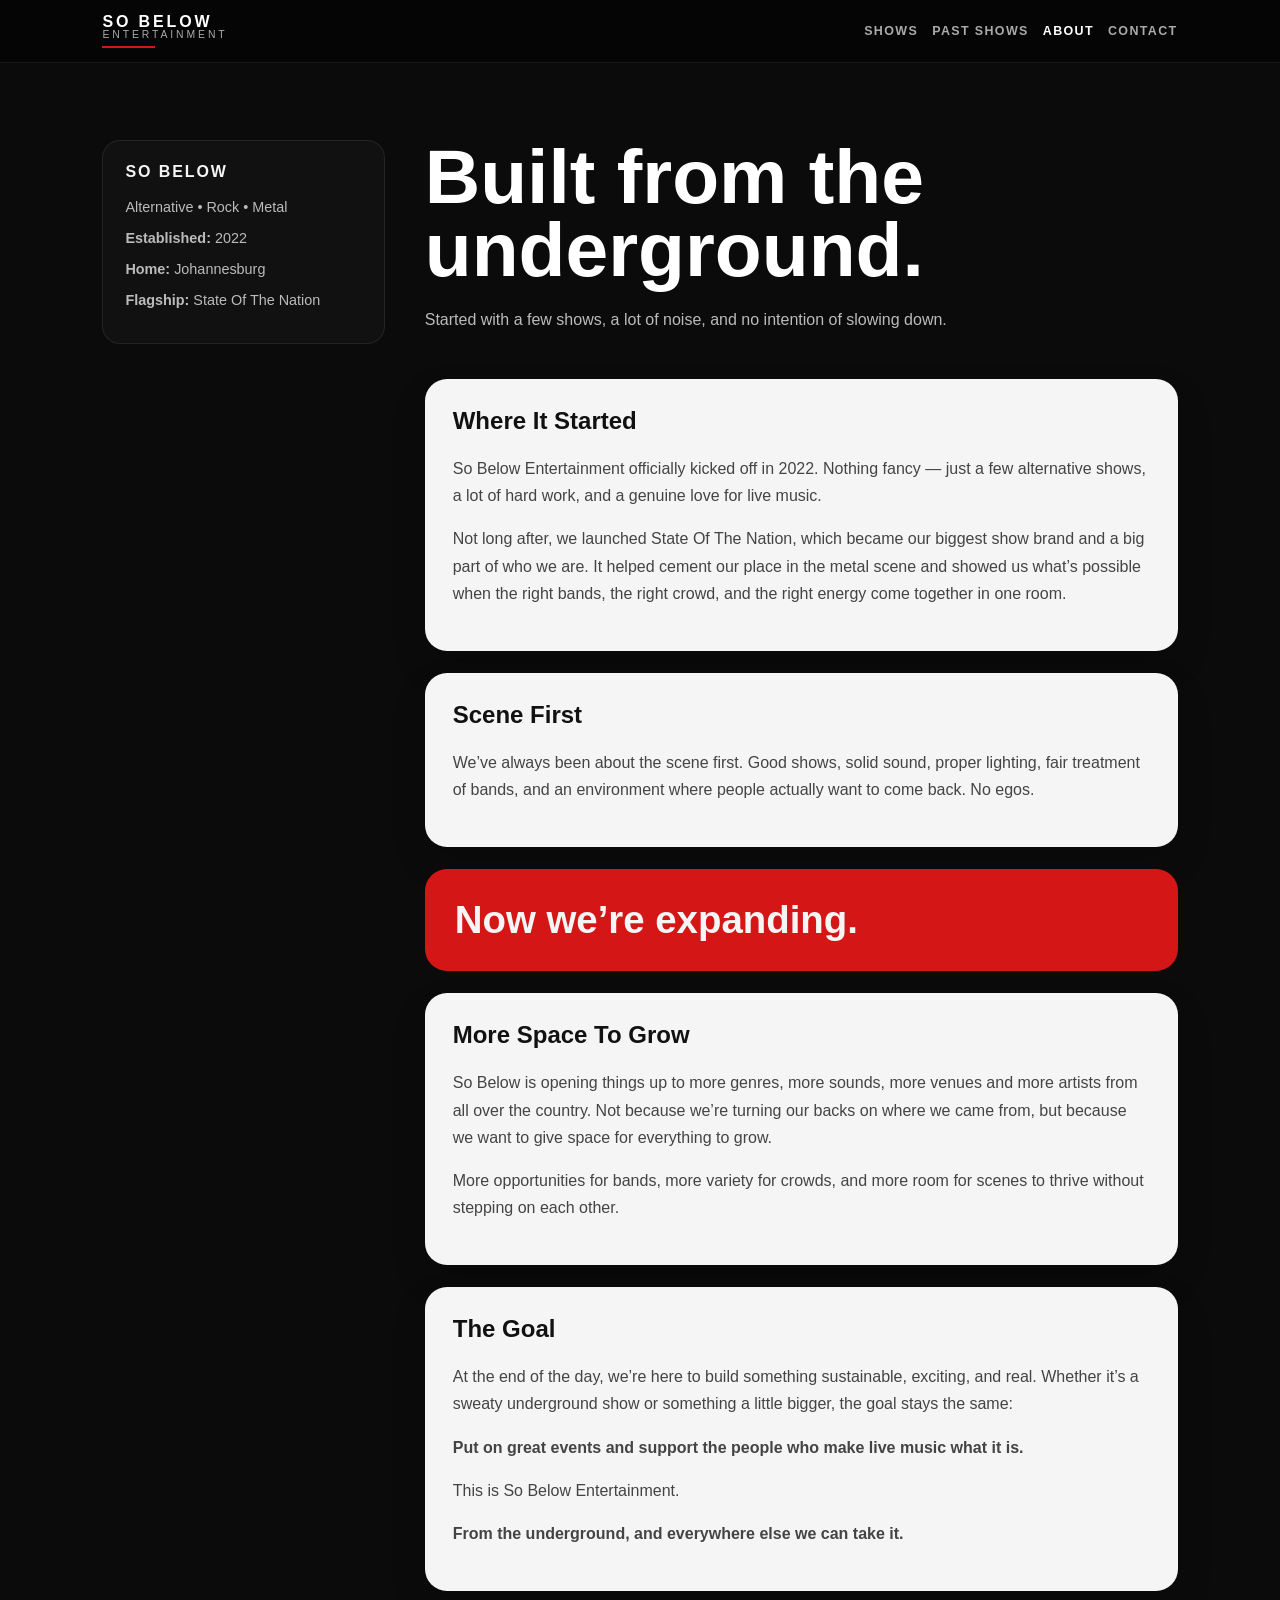
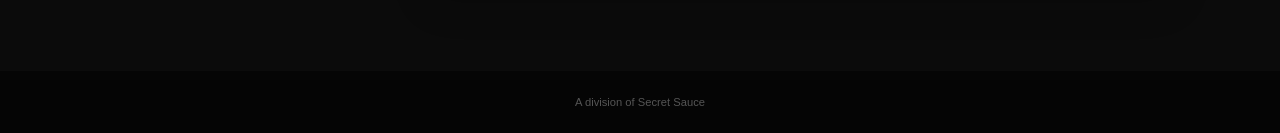
<file: about.html>
<!DOCTYPE html>
<html lang="en">
<head>
<meta charset="UTF-8">
<meta name="viewport" content="width=device-width, initial-scale=1.0">
<title>About | So Below Entertainment</title>

<meta name="description" content="So Below Entertainment is a Johannesburg-based live music promoter focused on alternative, rock and metal events.">

<link rel="icon" type="image/png" sizes="32x32" href="favicon-32x32.png">

<style>
* { box-sizing: border-box; }

body {
  margin: 0;
  font-family: Arial, Helvetica, sans-serif;
  background: #0b0b0b;
  color: #f5f5f5;
}

/* NAV */
.nav {
  position: fixed;
  top: 0;
  width: 100%;
  padding: 14px 8%;
  display: flex;
  justify-content: space-between;
  align-items: center;
  background: rgba(5,5,5,0.86);
  backdrop-filter: blur(12px);
  border-bottom: 1px solid rgba(255,255,255,0.08);
  z-index: 100;
}

.brand {
  display: flex;
  flex-direction: column;
  line-height: 1;
  cursor: pointer;
  color: white;
  flex-shrink: 0;
}

.brand .so {
  font-size: 1rem;
  letter-spacing: 0.18em;
  font-weight: 900;
}

.brand .ent {
  font-size: 0.65rem;
  letter-spacing: 0.28em;
  color: #aaa;
}

.brand::after {
  content: "";
  margin-top: 6px;
  width: 42%;
  height: 2px;
  background: #d51616;
}

.nav nav {
  display: flex;
  gap: 14px;
  flex-wrap: nowrap;
  align-items: center;
}

.nav a {
  position: relative;
  color: #aaa;
  text-decoration: none;
  font-size: 0.78rem;
  letter-spacing: 0.11em;
  text-transform: uppercase;
  font-weight: 800;
  white-space: nowrap;
}

.nav a:hover,
.nav a.active {
  color: white;
}

/* CONTENT */
.wrap {
  padding: 140px 8% 80px;
  display: grid;
  grid-template-columns: 0.75fr 2fr;
  gap: 40px;
}

/* SIDE BLOCK */
.side {
  background: #111;
  padding: 22px;
  border-radius: 18px;
  border: 1px solid rgba(255,255,255,0.08);
  height: fit-content;
  position: sticky;
  top: 110px;
}

.side h3 {
  margin-top: 0;
  font-size: 1rem;
  letter-spacing: 0.12em;
  text-transform: uppercase;
}

.side p {
  color: #bbb;
  font-size: 0.9rem;
  line-height: 1.45;
  margin: 10px 0;
}

/* MAIN CONTENT */
.content {
  display: grid;
  gap: 22px;
}

.about-heading {
  color: white;
  margin-bottom: 8px;
}

.about-heading h1 {
  font-size: clamp(2.8rem, 6vw, 5rem);
  margin: 0 0 20px;
  line-height: 0.95;
}

.about-heading p {
  max-width: 720px;
  color: #bbb;
  line-height: 1.7;
}

.card {
  background: #f5f5f5;
  color: #111;
  padding: 28px;
  border-radius: 22px;
  box-shadow: 0 16px 35px rgba(0,0,0,0.16);
}

.card h2 {
  margin-top: 0;
}

.card p {
  color: #444;
  line-height: 1.7;
}

.statement {
  background: #d51616;
  padding: 30px;
  border-radius: 22px;
  font-size: clamp(1.6rem, 3vw, 2.6rem);
  font-weight: 900;
  line-height: 1.1;
}

/* FOOTER */
.footer {
  padding: 25px;
  background: #050505;
  text-align: center;
}

.secret {
  font-size: 0.7rem;
  color: #555;
}

/* MOBILE */
@media(max-width:850px){

  .nav {
    position: sticky;
    top: 0;
    padding: 12px 4%;
    gap: 10px;
    flex-direction: column;
  }

  .brand {
    align-items: center;
  }

  .brand .so {
    font-size: 0.9rem;
  }

  .brand .ent {
    font-size: 0.55rem;
  }

  .brand::after {
    width: 60%;
  }

  .nav nav {
    width: 100%;
    justify-content: center;
    gap: 10px;
    flex-wrap: nowrap;
  }

  .nav a {
    font-size: 0.62rem;
    letter-spacing: 0.06em;
  }

  .wrap {
    grid-template-columns: 1fr;
    padding: 35px 5% 60px;
  }

  .about-heading {
    text-align: center;
  }

  .about-heading p {
    margin: auto;
  }

  .side {
    position: static;
  }

  .card {
    padding: 22px;
  }
}
</style>
</head>

<body>

<header class="nav">
  <div class="brand" onclick="location.href='index.html'">
    <span class="so">SO BELOW</span>
    <span class="ent">ENTERTAINMENT</span>
  </div>

  <nav>
    <a href="shows.html">Shows</a>
    <a href="past-shows.html">Past Shows</a>
    <a href="about.html" class="active">About</a>
    <a href="contact.html">Contact</a>
  </nav>
</header>

<main class="wrap">

  <aside class="side">
    <h3>So Below</h3>
    <p>Alternative • Rock • Metal</p>
    <p><strong>Established:</strong> 2022</p>
    <p><strong>Home:</strong> Johannesburg</p>
    <p><strong>Flagship:</strong> State Of The Nation</p>
  </aside>

  <section class="content">

    <div class="about-heading">
      <h1>Built from the underground.</h1>
      <p>
        Started with a few shows, a lot of noise, and no intention of slowing down.
      </p>
    </div>

    <div class="card">
      <h2>Where It Started</h2>
      <p>
        So Below Entertainment officially kicked off in 2022. Nothing fancy — just a few alternative shows, a lot of hard work, and a genuine love for live music.
      </p>
      <p>
        Not long after, we launched State Of The Nation, which became our biggest show brand and a big part of who we are. It helped cement our place in the metal scene and showed us what’s possible when the right bands, the right crowd, and the right energy come together in one room.
      </p>
    </div>

    <div class="card">
      <h2>Scene First</h2>
      <p>
        We’ve always been about the scene first. Good shows, solid sound, proper lighting, fair treatment of bands, and an environment where people actually want to come back. No egos.
      </p>
    </div>

    <div class="statement">
      Now we’re expanding.
    </div>

    <div class="card">
      <h2>More Space To Grow</h2>
      <p>
        So Below is opening things up to more genres, more sounds, more venues and more artists from all over the country.
        Not because we’re turning our backs on where we came from, but because we want to give space for everything to grow.
      </p>
      <p>
        More opportunities for bands, more variety for crowds, and more room for scenes to thrive without stepping on each other.
      </p>
    </div>

    <div class="card">
      <h2>The Goal</h2>
      <p>
        At the end of the day, we’re here to build something sustainable, exciting, and real.
        Whether it’s a sweaty underground show or something a little bigger, the goal stays the same:
      </p>
      <p><strong>Put on great events and support the people who make live music what it is.</strong></p>
      <p>This is So Below Entertainment.</p>
      <p><strong>From the underground, and everywhere else we can take it.</strong></p>
    </div>

  </section>

</main>

<footer class="footer">
  <div class="secret">A division of Secret Sauce</div>
</footer>

</body>
</html>
</file>
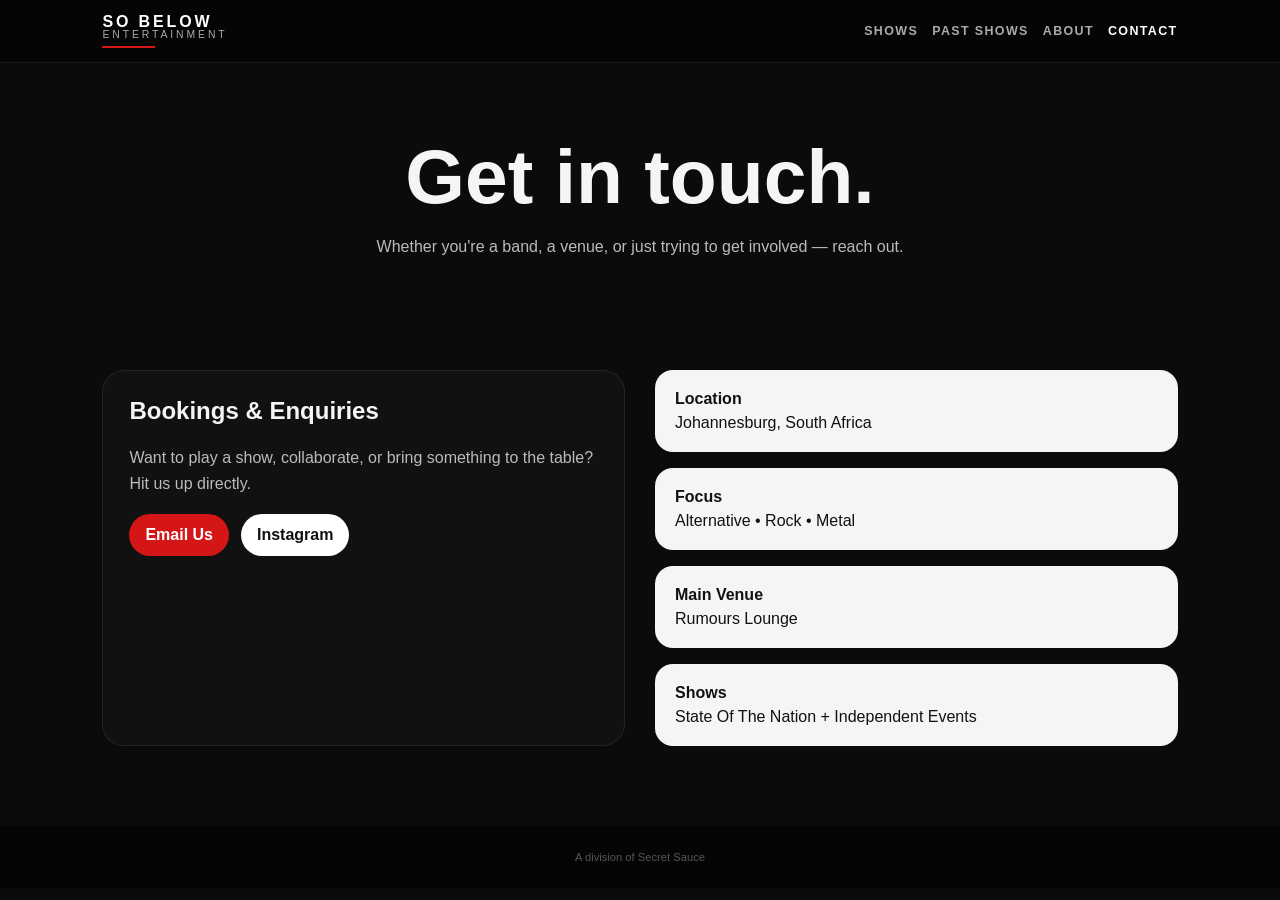
<file: contact.html>
<!DOCTYPE html>
<html lang="en">
<head>
<meta charset="UTF-8">
<meta name="viewport" content="width=device-width, initial-scale=1.0">
<title>Contact | So Below Entertainment</title>

<meta name="description" content="Get in touch with So Below Entertainment for bookings, collaborations and event enquiries.">

<link rel="icon" type="image/png" sizes="32x32" href="favicon-32x32.png">

<style>
* { box-sizing: border-box; }

body {
  margin: 0;
  font-family: Arial, Helvetica, sans-serif;
  background: #0b0b0b;
  color: #f5f5f5;
}

/* NAV */
.nav {
  position: fixed;
  top: 0;
  width: 100%;
  padding: 14px 8%;
  display: flex;
  justify-content: space-between;
  align-items: center;
  background: rgba(5,5,5,0.86);
  backdrop-filter: blur(12px);
  border-bottom: 1px solid rgba(255,255,255,0.08);
  z-index: 100;
}

.brand {
  display: flex;
  flex-direction: column;
  line-height: 1;
  cursor: pointer;
  color: white;
  flex-shrink: 0;
}

.brand .so {
  font-size: 1rem;
  letter-spacing: 0.18em;
  font-weight: 900;
}

.brand .ent {
  font-size: 0.65rem;
  letter-spacing: 0.28em;
  color: #aaa;
}

.brand::after {
  content: "";
  margin-top: 6px;
  width: 42%;
  height: 2px;
  background: #d51616;
}

.nav nav {
  display: flex;
  gap: 14px;
  flex-wrap: nowrap;
  align-items: center;
}

.nav a {
  color: #aaa;
  text-decoration: none;
  font-size: 0.78rem;
  letter-spacing: 0.11em;
  text-transform: uppercase;
  font-weight: 800;
  white-space: nowrap;
}

.nav a:hover,
.nav a.active {
  color: white;
}

/* HERO */
.hero {
  padding: 140px 8% 60px;
  text-align: center;
}

.hero h1 {
  font-size: clamp(2.8rem, 6vw, 5rem);
  margin: 0 0 20px;
  line-height: 0.95;
}

.hero p {
  max-width: 700px;
  margin: auto;
  color: #bbb;
  line-height: 1.7;
}

/* CONTACT GRID */
.contact-wrap {
  padding: 50px 8% 80px;
  display: grid;
  grid-template-columns: 1fr 1fr;
  gap: 30px;
}

/* CARDS */
.card {
  background: #111;
  padding: 26px;
  border-radius: 22px;
  border: 1px solid rgba(255,255,255,0.08);
}

.card h2 {
  margin-top: 0;
}

.card p {
  color: #bbb;
  line-height: 1.6;
}

/* LINKS */
.link-row {
  display: flex;
  gap: 12px;
  flex-wrap: wrap;
  margin-top: 18px;
}

.link {
  display: inline-block;
  text-decoration: none;
  font-weight: 900;
  color: white;
  padding: 12px 16px;
  border-radius: 999px;
  background: #d51616;
  transition: 0.2s ease;
}

.link.secondary {
  background: white;
  color: #111;
}

.link:hover {
  transform: translateY(-2px);
}

/* INFO BLOCK */
.info {
  display: grid;
  gap: 16px;
}

.info-box {
  background: #f5f5f5;
  color: #111;
  padding: 20px;
  border-radius: 18px;
}

.info-box strong {
  display: block;
  margin-bottom: 6px;
}

/* FOOTER */
.footer {
  padding: 25px;
  background: #050505;
  text-align: center;
}

.secret {
  font-size: 0.7rem;
  color: #555;
}

/* MOBILE */
@media(max-width:850px){

  .nav {
    position: sticky;
    top: 0;
    padding: 12px 4%;
    gap: 10px;
    flex-direction: column;
  }

  .brand {
    align-items: center;
  }

  .brand .so {
    font-size: 0.9rem;
  }

  .brand .ent {
    font-size: 0.55rem;
  }

  .brand::after {
    width: 60%;
  }

  .nav nav {
    width: 100%;
    justify-content: center;
    gap: 10px;
  }

  .nav a {
    font-size: 0.62rem;
    letter-spacing: 0.06em;
  }

  .hero {
    padding: 35px 6% 40px;
  }

  .contact-wrap {
    grid-template-columns: 1fr;
    padding: 35px 5% 60px;
  }

  .link-row {
    justify-content: center;
  }
}
</style>
</head>

<body>

<header class="nav">
  <div class="brand" onclick="location.href='index.html'">
    <span class="so">SO BELOW</span>
    <span class="ent">ENTERTAINMENT</span>
  </div>

  <nav>
    <a href="shows.html">Shows</a>
    <a href="past-shows.html">Past Shows</a>
    <a href="about.html">About</a>
    <a href="contact.html" class="active">Contact</a>
  </nav>
</header>

<section class="hero">
  <h1>Get in touch.</h1>
  <p>
    Whether you're a band, a venue, or just trying to get involved — reach out.
  </p>
</section>

<main class="contact-wrap">

  <div class="card">
    <h2>Bookings & Enquiries</h2>
    <p>
      Want to play a show, collaborate, or bring something to the table?
      Hit us up directly.
    </p>

    <div class="link-row">
      <a class="link" href="mailto:sobelowentertainment@gmail.com">
        Email Us
      </a>

      <a class="link secondary" href="https://www.instagram.com/sobelow.entertainment/" target="_blank">
        Instagram
      </a>
    </div>
  </div>

  <div class="info">
    <div class="info-box">
      <strong>Location</strong>
      Johannesburg, South Africa
    </div>

    <div class="info-box">
      <strong>Focus</strong>
      Alternative • Rock • Metal
    </div>

    <div class="info-box">
      <strong>Main Venue</strong>
      Rumours Lounge
    </div>

    <div class="info-box">
      <strong>Shows</strong>
      State Of The Nation + Independent Events
    </div>
  </div>

</main>

<footer class="footer">
  <div class="secret">A division of Secret Sauce</div>
</footer>

</body>
</html>
</file>
